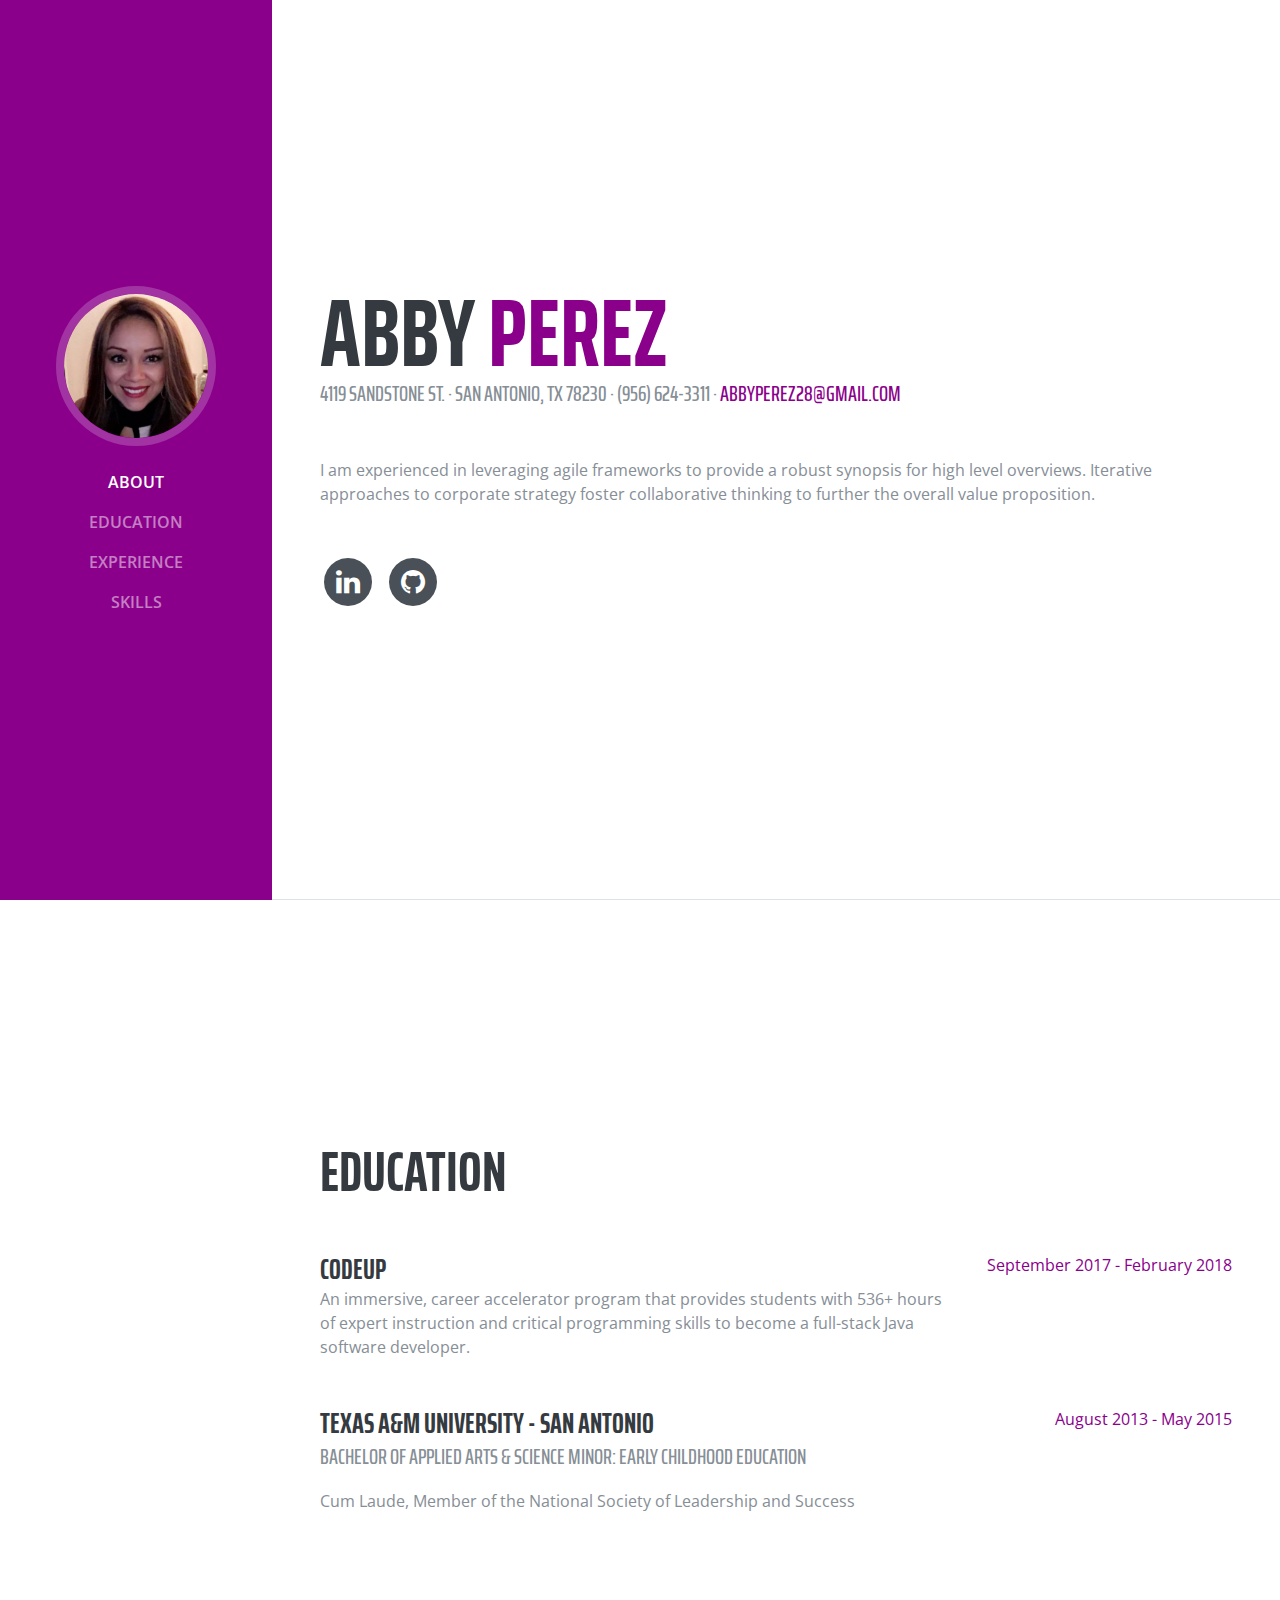
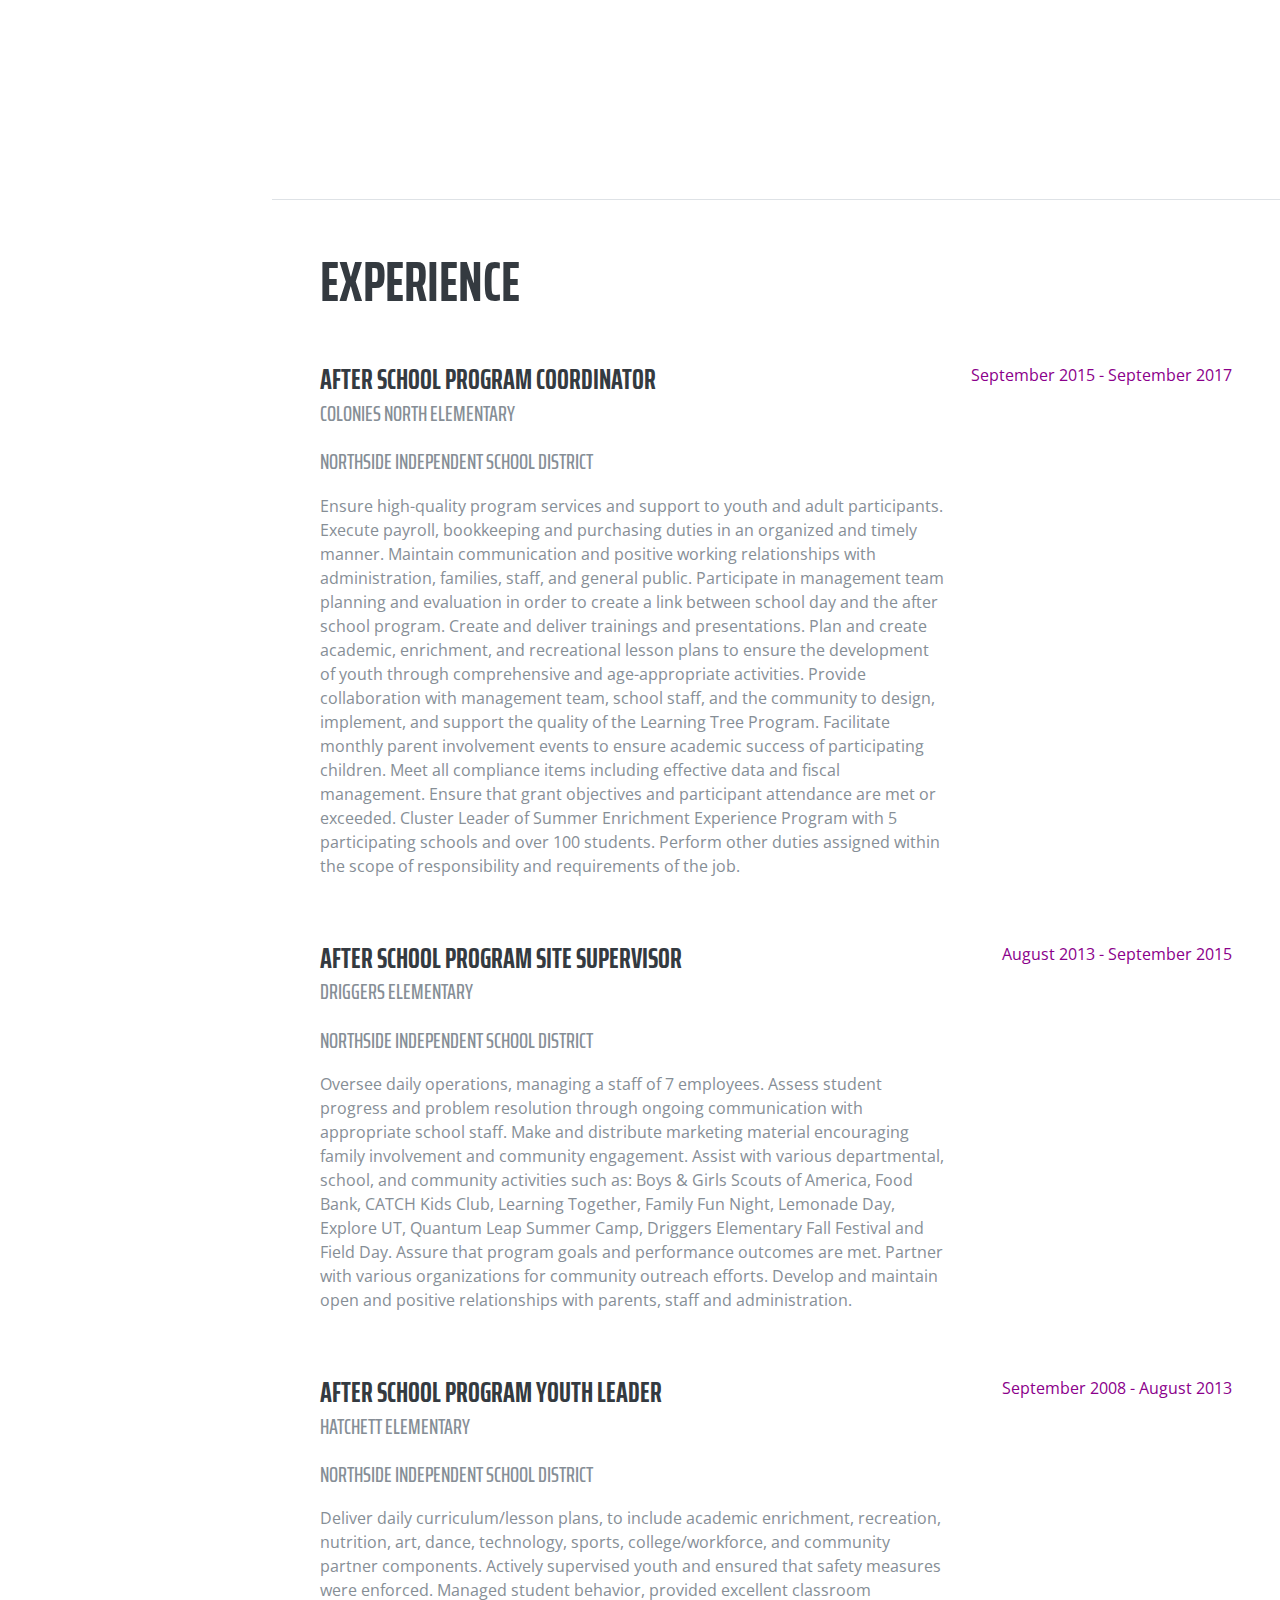
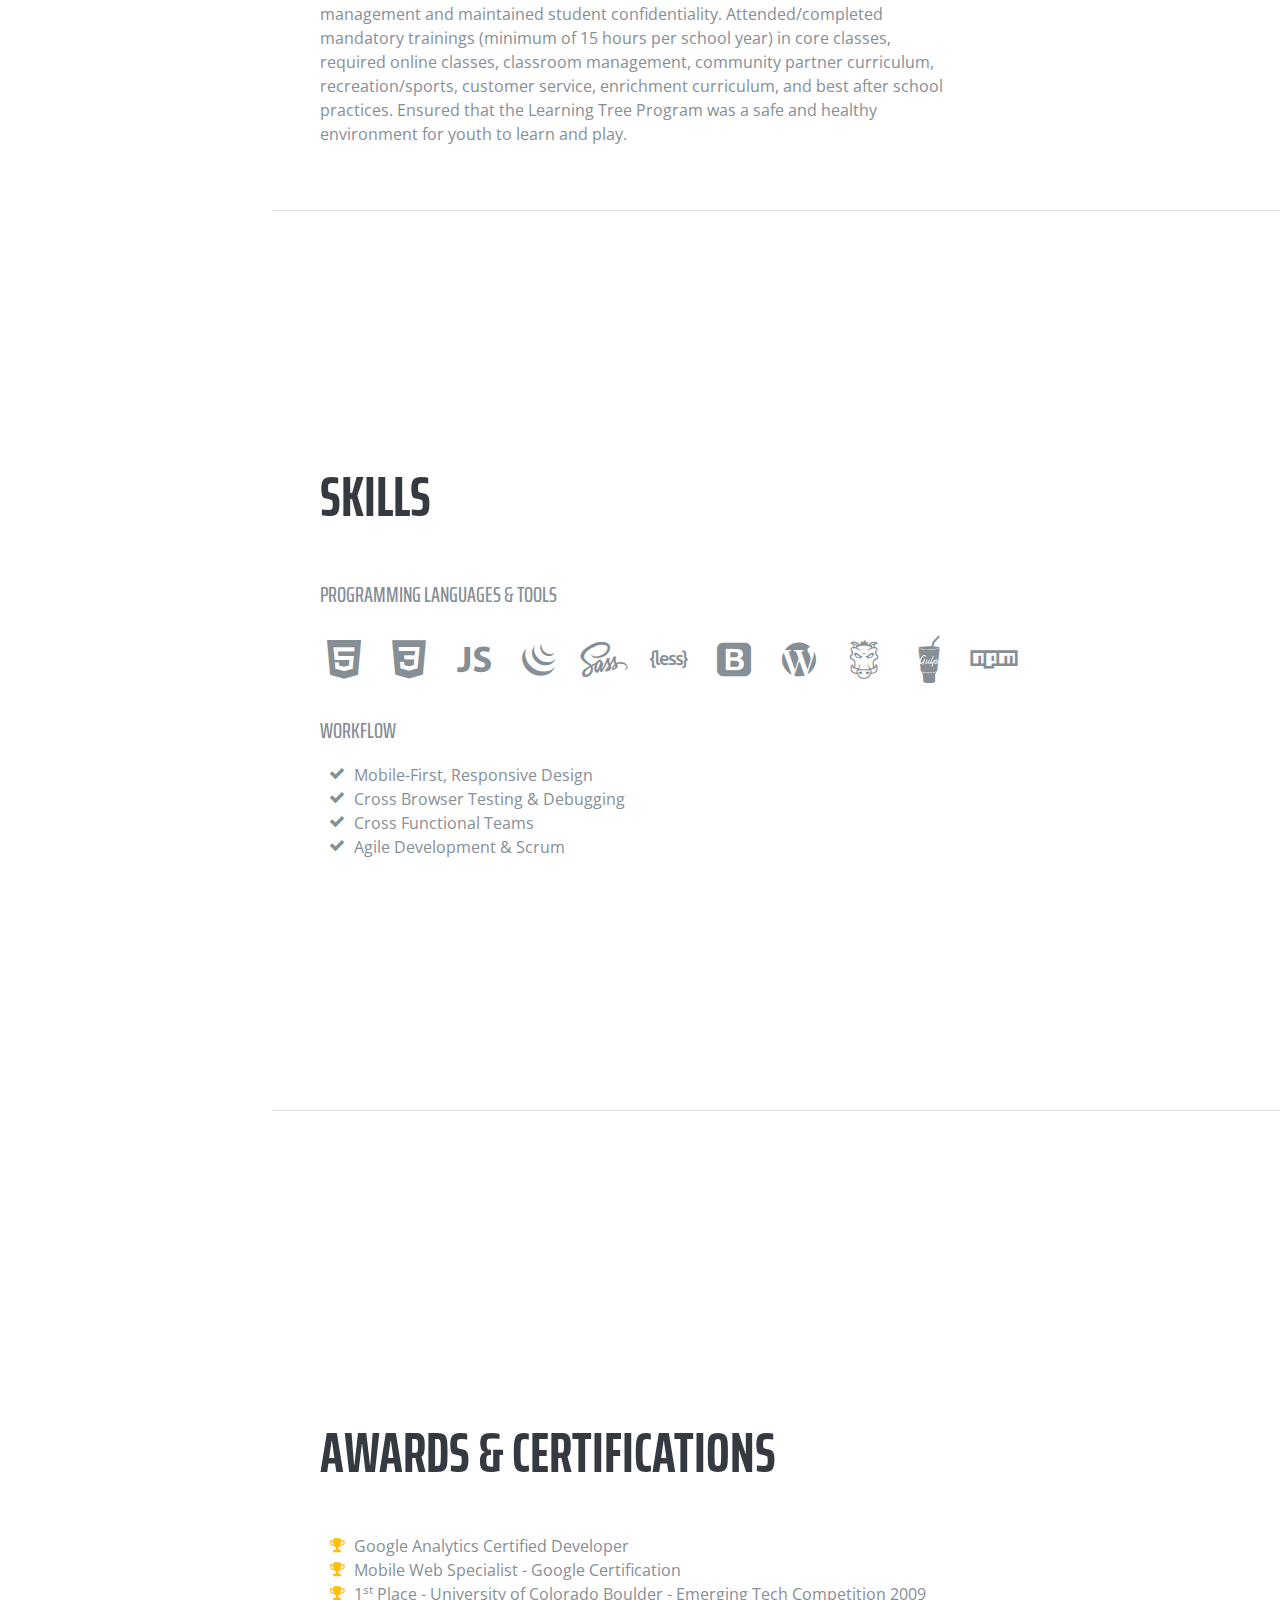
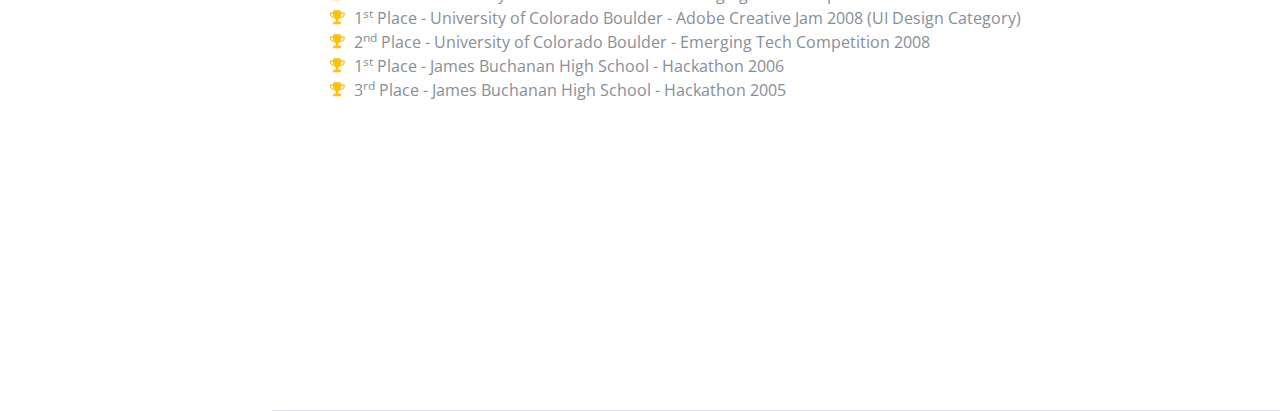
<file: startbootstrap-resume-gh-pages/index.html>
<!DOCTYPE html>
<html lang="en">

  <head>

    <meta charset="utf-8">
    <meta name="viewport" content="width=device-width, initial-scale=1, shrink-to-fit=no">
    <meta name="description" content="">
    <meta name="author" content="">

    <title>Resume - Abby Perez</title>

    <!-- Bootstrap core CSS -->
    <link href="vendor/bootstrap/css/bootstrap.min.css" rel="stylesheet">

    <!-- Custom fonts for this template -->
    <link href="https://fonts.googleapis.com/css?family=Saira+Extra+Condensed:100,200,300,400,500,600,700,800,900" rel="stylesheet">
    <link href="https://fonts.googleapis.com/css?family=Open+Sans:300,300i,400,400i,600,600i,700,700i,800,800i" rel="stylesheet">
    <link href="vendor/font-awesome/css/font-awesome.min.css" rel="stylesheet">
    <link href="vendor/devicons/css/devicons.min.css" rel="stylesheet">
    <link href="vendor/simple-line-icons/css/simple-line-icons.css" rel="stylesheet">

    <!-- Custom styles for this template -->
    <link href="css/resume.min.css" rel="stylesheet">

  </head>

  <body id="page-top">

    <nav class="navbar navbar-expand-lg navbar-dark bg-primary fixed-top" id="sideNav">
      <a class="navbar-brand js-scroll-trigger" href="#page-top">
        <span class="d-block d-lg-none">Start Bootstrap</span>
        <span class="d-none d-lg-block">
          <img class="img-fluid img-profile rounded-circle mx-auto mb-2" src="../img/abbyperez.jpg" alt="">
        </span>
      </a>
      <button class="navbar-toggler" type="button" data-toggle="collapse" data-target="#navbarSupportedContent" aria-controls="navbarSupportedContent" aria-expanded="false" aria-label="Toggle navigation">
        <span class="navbar-toggler-icon"></span>
      </button>
      <div class="collapse navbar-collapse" id="navbarSupportedContent">
        <ul class="navbar-nav">
          <li class="nav-item">
            <a class="nav-link js-scroll-trigger" href="#about">About</a>
          </li>
          <li class="nav-item">
            <a class="nav-link js-scroll-trigger" href="#education">Education</a>
          </li>
          <li class="nav-item">
            <a class="nav-link js-scroll-trigger" href="#experience">Experience</a>
          </li>
          <li class="nav-item">
            <a class="nav-link js-scroll-trigger" href="#skills">Skills</a>
          </li>
        </ul>
      </div>
    </nav>

    <div class="container-fluid p-0">

      <section class="resume-section p-3 p-lg-5 d-flex d-column" id="about">
        <div class="my-auto">
          <h1 class="mb-0">Abby
            <span class="text-primary">Perez</span>
          </h1>
          <div class="subheading mb-5">4119 Sandstone St. · San Antonio, TX 78230 · (956) 624-3311 ·
            <a href="mailto:name@email.com">abbyperez28@gmail.com</a>
          </div>
          <p class="mb-5">I am experienced in leveraging agile frameworks to provide a robust synopsis for high level overviews. Iterative approaches to corporate strategy foster collaborative thinking to further the overall value proposition.</p>
          <ul class="list-inline list-social-icons mb-0">
            <!--<li class="list-inline-item">-->
              <!--<a href="#">-->
                <!--<span class="fa-stack fa-lg">-->
                  <!--<i class="fa fa-circle fa-stack-2x"></i>-->
                  <!--<i class="fa fa-facebook fa-stack-1x fa-inverse"></i>-->
                <!--</span>-->
              <!--</a>-->
            <!--</li>-->
            <!--<li class="list-inline-item">-->
              <!--<a href="#">-->
                <!--<span class="fa-stack fa-lg">-->
                  <!--<i class="fa fa-circle fa-stack-2x"></i>-->
                  <!--<i class="fa fa-twitter fa-stack-1x fa-inverse"></i>-->
                <!--</span>-->
              <!--</a>-->
            <!--</li>-->
            <li class="list-inline-item">
              <a href="#">
                <span class="fa-stack fa-lg">
                  <i class="fa fa-circle fa-stack-2x"></i>
                  <i class="fa fa-linkedin fa-stack-1x fa-inverse"></i>
                </span>
              </a>
            </li>
            <li class="list-inline-item">
              <a href="#">
                <span class="fa-stack fa-lg">
                  <i class="fa fa-circle fa-stack-2x"></i>
                  <i class="fa fa-github fa-stack-1x fa-inverse"></i>
                </span>
              </a>
            </li>
          </ul>
        </div>
      </section>

      <section class="resume-section p-3 p-lg-5 d-flex flex-column" id="education">
        <div class="my-auto">
          <h2 class="mb-5">Education</h2>

          <div class="resume-item d-flex flex-column flex-md-row">
            <div class="resume-content mr-auto">
              <h3 class="mb-0">Codeup</h3>
              <div>An immersive, career accelerator program that provides students with 536+ hours of expert
                instruction and critical programming skills to become a full-stack Java software developer.</div>
            </div>
            <div class="resume-date text-md-right">
              <span class="text-primary">September 2017 - February 2018</span>
            </div>
          </div>
          <br>
          <br>
          <div class="resume-item d-flex flex-column flex-md-row mb-5">
            <div class="resume-content mr-auto">
              <h3 class="mb-0">Texas A&M University - San Antonio</h3>
              <div class="subheading mb-3">Bachelor of Applied Arts & Science   Minor: Early Childhood Education
              </div>
              <div>Cum Laude, Member of the National Society of Leadership and Success</div>
            </div>
            <div class="resume-date text-md-right">
              <span class="text-primary">August 2013 - May 2015</span>
            </div>
          </div>

        </div>
      </section>

      <section class="resume-section p-3 p-lg-5 d-flex flex-column" id="experience">
        <div class="my-auto">
          <h2 class="mb-5">Experience</h2>

          <div class="resume-item d-flex flex-column flex-md-row mb-5">
            <div class="resume-content mr-auto">
              <h3 class="mb-0">After School Program Coordinator</h3>
              <div class="subheading mb-3">Colonies North Elementary</div>
              <div class="subheading mb-3">Northside Independent School District</div>
              <p>Ensure high-quality program services and support to youth and adult participants.
                Execute payroll, bookkeeping and purchasing duties in an organized and timely manner.
                Maintain communication and positive working relationships with administration, families, staff, and general public.
                Participate in management team planning and evaluation in order to create a link between school day and the after school program.
                Create and deliver trainings and presentations.
                Plan and create academic, enrichment, and recreational lesson plans to ensure the development of youth through comprehensive and age-appropriate activities.
                Provide collaboration with management team, school staff, and the community to design, implement, and support the quality of the Learning Tree Program.
                Facilitate monthly parent involvement events to ensure academic success of participating children.
                Meet all compliance items including effective data and fiscal management.
                Ensure that grant objectives and participant attendance are met or exceeded.
                Cluster Leader of Summer Enrichment Experience Program with 5 participating schools and over 100 students.
                Perform other duties assigned within the scope of responsibility and requirements of the job.</p>
            </div>
            <div class="resume-date text-md-right">
              <span class="text-primary">September 2015 - September 2017</span>
            </div>
          </div>

          <div class="resume-item d-flex flex-column flex-md-row mb-5">
            <div class="resume-content mr-auto">
              <h3 class="mb-0">After School Program Site Supervisor</h3>
              <div class="subheading mb-3">Driggers Elementary</div>
              <div class="subheading mb-3">Northside Independent School District</div>
              <p>Oversee daily operations, managing a staff of 7 employees.
                 Assess student progress and problem resolution through ongoing communication with appropriate school
                 staff.
                 Make and distribute marketing material encouraging family involvement and community engagement.
                 Assist with various departmental, school, and community activities such as: Boys & Girls Scouts of
                 America, Food Bank, CATCH Kids Club, Learning Together, Family Fun Night, Lemonade Day, Explore UT,
                 Quantum Leap Summer Camp, Driggers Elementary Fall Festival and Field Day.
                 Assure that program goals and performance outcomes are met.
                 Partner with various organizations for community outreach efforts.
                 Develop and maintain open and positive relationships with parents, staff and administration. </p>
            </div>
            <div class="resume-date text-md-right">
              <span class="text-primary">August 2013 - September 2015</span>
            </div>
          </div>

          <div class="resume-item d-flex flex-column flex-md-row">
            <div class="resume-content mr-auto">
              <h3 class="mb-0">After School Program Youth Leader</h3>
              <div class="subheading mb-3">Hatchett Elementary</div>
              <div class="subheading mb-3">Northside Independent School District</div>
              <p>Deliver daily curriculum/lesson plans, to include academic enrichment, recreation, nutrition, art, dance, technology, sports, college/workforce, and community partner components.
                Actively supervised youth and ensured that safety measures were enforced.
                Managed student behavior, provided excellent classroom management and maintained student confidentiality.
                Attended/completed mandatory trainings (minimum of 15 hours per school year) in core classes, required online classes, classroom management, community partner curriculum, recreation/sports, customer service, enrichment curriculum, and best after school practices.
                Ensured that the Learning Tree Program was a safe and healthy environment for youth to learn and play.</p>
            </div>
            <div class="resume-date text-md-right">
              <span class="text-primary">September 2008 - August 2013</span>
            </div>
          </div>

        </div>

      </section>


      <section class="resume-section p-3 p-lg-5 d-flex flex-column" id="skills">
        <div class="my-auto">
          <h2 class="mb-5">Skills</h2>

          <div class="subheading mb-3">Programming Languages &amp; Tools</div>
          <ul class="list-inline list-icons">
            <li class="list-inline-item">
              <i class="devicons devicons-html5"></i>
            </li>
            <li class="list-inline-item">
              <i class="devicons devicons-css3"></i>
            </li>
            <li class="list-inline-item">
              <i class="devicons devicons-javascript"></i>
            </li>
            <li class="list-inline-item">
              <i class="devicons devicons-jquery"></i>
            </li>
            <li class="list-inline-item">
              <i class="devicons devicons-sass"></i>
            </li>
            <li class="list-inline-item">
              <i class="devicons devicons-less"></i>
            </li>
            <li class="list-inline-item">
              <i class="devicons devicons-bootstrap"></i>
            </li>
            <li class="list-inline-item">
              <i class="devicons devicons-wordpress"></i>
            </li>
            <li class="list-inline-item">
              <i class="devicons devicons-grunt"></i>
            </li>
            <li class="list-inline-item">
              <i class="devicons devicons-gulp"></i>
            </li>
            <li class="list-inline-item">
              <i class="devicons devicons-npm"></i>
            </li>
          </ul>

          <div class="subheading mb-3">Workflow</div>
          <ul class="fa-ul mb-0">
            <li>
              <i class="fa-li fa fa-check"></i>
              Mobile-First, Responsive Design</li>
            <li>
              <i class="fa-li fa fa-check"></i>
              Cross Browser Testing &amp; Debugging</li>
            <li>
              <i class="fa-li fa fa-check"></i>
              Cross Functional Teams</li>
            <li>
              <i class="fa-li fa fa-check"></i>
              Agile Development &amp; Scrum</li>
          </ul>
        </div>
      </section>

      <!--<section class="resume-section p-3 p-lg-5 d-flex flex-column" id="interests">-->
        <!--<div class="my-auto">-->
          <!--<h2 class="mb-5">Interests</h2>-->
          <!--<p>Apart from being a web developer, I enjoy most of my time being outdoors. In the winter, I am an avid skiier and novice ice climber. During the warmer months here in Colorado, I enjoy mountain biking, free climbing, and kayaking.</p>-->
          <!--<p class="mb-0">When forced indoors, I follow a number of sci-fi and fantasy genre movies and television shows, I am an aspiring chef, and I spend a large amount of my free time exploring the latest technolgy advancements in the front-end web development world.</p>-->
        <!--</div>-->
      <!--</section>-->

      <section class="resume-section p-3 p-lg-5 d-flex flex-column" id="awards">
        <div class="my-auto">
          <h2 class="mb-5">Awards &amp; Certifications</h2>
          <ul class="fa-ul mb-0">
            <li>
              <i class="fa-li fa fa-trophy text-warning"></i>
              Google Analytics Certified Developer</li>
            <li>
              <i class="fa-li fa fa-trophy text-warning"></i>
              Mobile Web Specialist - Google Certification</li>
            <li>
              <i class="fa-li fa fa-trophy text-warning"></i>
              1<sup>st</sup>
              Place - University of Colorado Boulder - Emerging Tech Competition 2009</li>
            <li>
              <i class="fa-li fa fa-trophy text-warning"></i>
              1<sup>st</sup>
              Place - University of Colorado Boulder - Adobe Creative Jam 2008 (UI Design Category)</li>
            <li>
              <i class="fa-li fa fa-trophy text-warning"></i>
              2<sup>nd</sup>
              Place - University of Colorado Boulder - Emerging Tech Competition 2008</li>
            <li>
            <li>
              <i class="fa-li fa fa-trophy text-warning"></i>
              1<sup>st</sup>
              Place - James Buchanan High School - Hackathon 2006</li>
            <li>
              <i class="fa-li fa fa-trophy text-warning"></i>
              3<sup>rd</sup>
              Place - James Buchanan High School - Hackathon 2005</li>
          </ul>
        </div>
      </section>

    </div>

    <!-- Bootstrap core JavaScript -->
    <script src="vendor/jquery/jquery.min.js"></script>
    <script src="vendor/bootstrap/js/bootstrap.bundle.min.js"></script>

    <!-- Plugin JavaScript -->
    <script src="vendor/jquery-easing/jquery.easing.min.js"></script>

    <!-- Custom scripts for this template -->
    <script src="js/resume.min.js"></script>

  </body>

</html>
</file>
<file: startbootstrap-resume-gh-pages/vendor/simple-line-icons/css/simple-line-icons.css>
@font-face {
  font-family: 'simple-line-icons';
  src: url('../fonts/Simple-Line-Icons.eot?v=2.4.0');
  src: url('../fonts/Simple-Line-Icons.eot?v=2.4.0#iefix') format('embedded-opentype'), url('../fonts/Simple-Line-Icons.woff2?v=2.4.0') format('woff2'), url('../fonts/Simple-Line-Icons.ttf?v=2.4.0') format('truetype'), url('../fonts/Simple-Line-Icons.woff?v=2.4.0') format('woff'), url('../fonts/Simple-Line-Icons.svg?v=2.4.0#simple-line-icons') format('svg');
  font-weight: normal;
  font-style: normal;
}
/*
 Use the following CSS code if you want to have a class per icon.
 Instead of a list of all class selectors, you can use the generic [class*="icon-"] selector, but it's slower:
*/
.icon-user,
.icon-people,
.icon-user-female,
.icon-user-follow,
.icon-user-following,
.icon-user-unfollow,
.icon-login,
.icon-logout,
.icon-emotsmile,
.icon-phone,
.icon-call-end,
.icon-call-in,
.icon-call-out,
.icon-map,
.icon-location-pin,
.icon-direction,
.icon-directions,
.icon-compass,
.icon-layers,
.icon-menu,
.icon-list,
.icon-options-vertical,
.icon-options,
.icon-arrow-down,
.icon-arrow-left,
.icon-arrow-right,
.icon-arrow-up,
.icon-arrow-up-circle,
.icon-arrow-left-circle,
.icon-arrow-right-circle,
.icon-arrow-down-circle,
.icon-check,
.icon-clock,
.icon-plus,
.icon-minus,
.icon-close,
.icon-event,
.icon-exclamation,
.icon-organization,
.icon-trophy,
.icon-screen-smartphone,
.icon-screen-desktop,
.icon-plane,
.icon-notebook,
.icon-mustache,
.icon-mouse,
.icon-magnet,
.icon-energy,
.icon-disc,
.icon-cursor,
.icon-cursor-move,
.icon-crop,
.icon-chemistry,
.icon-speedometer,
.icon-shield,
.icon-screen-tablet,
.icon-magic-wand,
.icon-hourglass,
.icon-graduation,
.icon-ghost,
.icon-game-controller,
.icon-fire,
.icon-eyeglass,
.icon-envelope-open,
.icon-envelope-letter,
.icon-bell,
.icon-badge,
.icon-anchor,
.icon-wallet,
.icon-vector,
.icon-speech,
.icon-puzzle,
.icon-printer,
.icon-present,
.icon-playlist,
.icon-pin,
.icon-picture,
.icon-handbag,
.icon-globe-alt,
.icon-globe,
.icon-folder-alt,
.icon-folder,
.icon-film,
.icon-feed,
.icon-drop,
.icon-drawer,
.icon-docs,
.icon-doc,
.icon-diamond,
.icon-cup,
.icon-calculator,
.icon-bubbles,
.icon-briefcase,
.icon-book-open,
.icon-basket-loaded,
.icon-basket,
.icon-bag,
.icon-action-undo,
.icon-action-redo,
.icon-wrench,
.icon-umbrella,
.icon-trash,
.icon-tag,
.icon-support,
.icon-frame,
.icon-size-fullscreen,
.icon-size-actual,
.icon-shuffle,
.icon-share-alt,
.icon-share,
.icon-rocket,
.icon-question,
.icon-pie-chart,
.icon-pencil,
.icon-note,
.icon-loop,
.icon-home,
.icon-grid,
.icon-graph,
.icon-microphone,
.icon-music-tone-alt,
.icon-music-tone,
.icon-earphones-alt,
.icon-earphones,
.icon-equalizer,
.icon-like,
.icon-dislike,
.icon-control-start,
.icon-control-rewind,
.icon-control-play,
.icon-control-pause,
.icon-control-forward,
.icon-control-end,
.icon-volume-1,
.icon-volume-2,
.icon-volume-off,
.icon-calendar,
.icon-bulb,
.icon-chart,
.icon-ban,
.icon-bubble,
.icon-camrecorder,
.icon-camera,
.icon-cloud-download,
.icon-cloud-upload,
.icon-envelope,
.icon-eye,
.icon-flag,
.icon-heart,
.icon-info,
.icon-key,
.icon-link,
.icon-lock,
.icon-lock-open,
.icon-magnifier,
.icon-magnifier-add,
.icon-magnifier-remove,
.icon-paper-clip,
.icon-paper-plane,
.icon-power,
.icon-refresh,
.icon-reload,
.icon-settings,
.icon-star,
.icon-symbol-female,
.icon-symbol-male,
.icon-target,
.icon-credit-card,
.icon-paypal,
.icon-social-tumblr,
.icon-social-twitter,
.icon-social-facebook,
.icon-social-instagram,
.icon-social-linkedin,
.icon-social-pinterest,
.icon-social-github,
.icon-social-google,
.icon-social-reddit,
.icon-social-skype,
.icon-social-dribbble,
.icon-social-behance,
.icon-social-foursqare,
.icon-social-soundcloud,
.icon-social-spotify,
.icon-social-stumbleupon,
.icon-social-youtube,
.icon-social-dropbox,
.icon-social-vkontakte,
.icon-social-steam {
  font-family: 'simple-line-icons';
  speak: none;
  font-style: normal;
  font-weight: normal;
  font-variant: normal;
  text-transform: none;
  line-height: 1;
  /* Better Font Rendering =========== */
  -webkit-font-smoothing: antialiased;
  -moz-osx-font-smoothing: grayscale;
}
.icon-user:before {
  content: "\e005";
}
.icon-people:before {
  content: "\e001";
}
.icon-user-female:before {
  content: "\e000";
}
.icon-user-follow:before {
  content: "\e002";
}
.icon-user-following:before {
  content: "\e003";
}
.icon-user-unfollow:before {
  content: "\e004";
}
.icon-login:before {
  content: "\e066";
}
.icon-logout:before {
  content: "\e065";
}
.icon-emotsmile:before {
  content: "\e021";
}
.icon-phone:before {
  content: "\e600";
}
.icon-call-end:before {
  content: "\e048";
}
.icon-call-in:before {
  content: "\e047";
}
.icon-call-out:before {
  content: "\e046";
}
.icon-map:before {
  content: "\e033";
}
.icon-location-pin:before {
  content: "\e096";
}
.icon-direction:before {
  content: "\e042";
}
.icon-directions:before {
  content: "\e041";
}
.icon-compass:before {
  content: "\e045";
}
.icon-layers:before {
  content: "\e034";
}
.icon-menu:before {
  content: "\e601";
}
.icon-list:before {
  content: "\e067";
}
.icon-options-vertical:before {
  content: "\e602";
}
.icon-options:before {
  content: "\e603";
}
.icon-arrow-down:before {
  content: "\e604";
}
.icon-arrow-left:before {
  content: "\e605";
}
.icon-arrow-right:before {
  content: "\e606";
}
.icon-arrow-up:before {
  content: "\e607";
}
.icon-arrow-up-circle:before {
  content: "\e078";
}
.icon-arrow-left-circle:before {
  content: "\e07a";
}
.icon-arrow-right-circle:before {
  content: "\e079";
}
.icon-arrow-down-circle:before {
  content: "\e07b";
}
.icon-check:before {
  content: "\e080";
}
.icon-clock:before {
  content: "\e081";
}
.icon-plus:before {
  content: "\e095";
}
.icon-minus:before {
  content: "\e615";
}
.icon-close:before {
  content: "\e082";
}
.icon-event:before {
  content: "\e619";
}
.icon-exclamation:before {
  content: "\e617";
}
.icon-organization:before {
  content: "\e616";
}
.icon-trophy:before {
  content: "\e006";
}
.icon-screen-smartphone:before {
  content: "\e010";
}
.icon-screen-desktop:before {
  content: "\e011";
}
.icon-plane:before {
  content: "\e012";
}
.icon-notebook:before {
  content: "\e013";
}
.icon-mustache:before {
  content: "\e014";
}
.icon-mouse:before {
  content: "\e015";
}
.icon-magnet:before {
  content: "\e016";
}
.icon-energy:before {
  content: "\e020";
}
.icon-disc:before {
  content: "\e022";
}
.icon-cursor:before {
  content: "\e06e";
}
.icon-cursor-move:before {
  content: "\e023";
}
.icon-crop:before {
  content: "\e024";
}
.icon-chemistry:before {
  content: "\e026";
}
.icon-speedometer:before {
  content: "\e007";
}
.icon-shield:before {
  content: "\e00e";
}
.icon-screen-tablet:before {
  content: "\e00f";
}
.icon-magic-wand:before {
  content: "\e017";
}
.icon-hourglass:before {
  content: "\e018";
}
.icon-graduation:before {
  content: "\e019";
}
.icon-ghost:before {
  content: "\e01a";
}
.icon-game-controller:before {
  content: "\e01b";
}
.icon-fire:before {
  content: "\e01c";
}
.icon-eyeglass:before {
  content: "\e01d";
}
.icon-envelope-open:before {
  content: "\e01e";
}
.icon-envelope-letter:before {
  content: "\e01f";
}
.icon-bell:before {
  content: "\e027";
}
.icon-badge:before {
  content: "\e028";
}
.icon-anchor:before {
  content: "\e029";
}
.icon-wallet:before {
  content: "\e02a";
}
.icon-vector:before {
  content: "\e02b";
}
.icon-speech:before {
  content: "\e02c";
}
.icon-puzzle:before {
  content: "\e02d";
}
.icon-printer:before {
  content: "\e02e";
}
.icon-present:before {
  content: "\e02f";
}
.icon-playlist:before {
  content: "\e030";
}
.icon-pin:before {
  content: "\e031";
}
.icon-picture:before {
  content: "\e032";
}
.icon-handbag:before {
  content: "\e035";
}
.icon-globe-alt:before {
  content: "\e036";
}
.icon-globe:before {
  content: "\e037";
}
.icon-folder-alt:before {
  content: "\e039";
}
.icon-folder:before {
  content: "\e089";
}
.icon-film:before {
  content: "\e03a";
}
.icon-feed:before {
  content: "\e03b";
}
.icon-drop:before {
  content: "\e03e";
}
.icon-drawer:before {
  content: "\e03f";
}
.icon-docs:before {
  content: "\e040";
}
.icon-doc:before {
  content: "\e085";
}
.icon-diamond:before {
  content: "\e043";
}
.icon-cup:before {
  content: "\e044";
}
.icon-calculator:before {
  content: "\e049";
}
.icon-bubbles:before {
  content: "\e04a";
}
.icon-briefcase:before {
  content: "\e04b";
}
.icon-book-open:before {
  content: "\e04c";
}
.icon-basket-loaded:before {
  content: "\e04d";
}
.icon-basket:before {
  content: "\e04e";
}
.icon-bag:before {
  content: "\e04f";
}
.icon-action-undo:before {
  content: "\e050";
}
.icon-action-redo:before {
  content: "\e051";
}
.icon-wrench:before {
  content: "\e052";
}
.icon-umbrella:before {
  content: "\e053";
}
.icon-trash:before {
  content: "\e054";
}
.icon-tag:before {
  content: "\e055";
}
.icon-support:before {
  content: "\e056";
}
.icon-frame:before {
  content: "\e038";
}
.icon-size-fullscreen:before {
  content: "\e057";
}
.icon-size-actual:before {
  content: "\e058";
}
.icon-shuffle:before {
  content: "\e059";
}
.icon-share-alt:before {
  content: "\e05a";
}
.icon-share:before {
  content: "\e05b";
}
.icon-rocket:before {
  content: "\e05c";
}
.icon-question:before {
  content: "\e05d";
}
.icon-pie-chart:before {
  content: "\e05e";
}
.icon-pencil:before {
  content: "\e05f";
}
.icon-note:before {
  content: "\e060";
}
.icon-loop:before {
  content: "\e064";
}
.icon-home:before {
  content: "\e069";
}
.icon-grid:before {
  content: "\e06a";
}
.icon-graph:before {
  content: "\e06b";
}
.icon-microphone:before {
  content: "\e063";
}
.icon-music-tone-alt:before {
  content: "\e061";
}
.icon-music-tone:before {
  content: "\e062";
}
.icon-earphones-alt:before {
  content: "\e03c";
}
.icon-earphones:before {
  content: "\e03d";
}
.icon-equalizer:before {
  content: "\e06c";
}
.icon-like:before {
  content: "\e068";
}
.icon-dislike:before {
  content: "\e06d";
}
.icon-control-start:before {
  content: "\e06f";
}
.icon-control-rewind:before {
  content: "\e070";
}
.icon-control-play:before {
  content: "\e071";
}
.icon-control-pause:before {
  content: "\e072";
}
.icon-control-forward:before {
  content: "\e073";
}
.icon-control-end:before {
  content: "\e074";
}
.icon-volume-1:before {
  content: "\e09f";
}
.icon-volume-2:before {
  content: "\e0a0";
}
.icon-volume-off:before {
  content: "\e0a1";
}
.icon-calendar:before {
  content: "\e075";
}
.icon-bulb:before {
  content: "\e076";
}
.icon-chart:before {
  content: "\e077";
}
.icon-ban:before {
  content: "\e07c";
}
.icon-bubble:before {
  content: "\e07d";
}
.icon-camrecorder:before {
  content: "\e07e";
}
.icon-camera:before {
  content: "\e07f";
}
.icon-cloud-download:before {
  content: "\e083";
}
.icon-cloud-upload:before {
  content: "\e084";
}
.icon-envelope:before {
  content: "\e086";
}
.icon-eye:before {
  content: "\e087";
}
.icon-flag:before {
  content: "\e088";
}
.icon-heart:before {
  content: "\e08a";
}
.icon-info:before {
  content: "\e08b";
}
.icon-key:before {
  content: "\e08c";
}
.icon-link:before {
  content: "\e08d";
}
.icon-lock:before {
  content: "\e08e";
}
.icon-lock-open:before {
  content: "\e08f";
}
.icon-magnifier:before {
  content: "\e090";
}
.icon-magnifier-add:before {
  content: "\e091";
}
.icon-magnifier-remove:before {
  content: "\e092";
}
.icon-paper-clip:before {
  content: "\e093";
}
.icon-paper-plane:before {
  content: "\e094";
}
.icon-power:before {
  content: "\e097";
}
.icon-refresh:before {
  content: "\e098";
}
.icon-reload:before {
  content: "\e099";
}
.icon-settings:before {
  content: "\e09a";
}
.icon-star:before {
  content: "\e09b";
}
.icon-symbol-female:before {
  content: "\e09c";
}
.icon-symbol-male:before {
  content: "\e09d";
}
.icon-target:before {
  content: "\e09e";
}
.icon-credit-card:before {
  content: "\e025";
}
.icon-paypal:before {
  content: "\e608";
}
.icon-social-tumblr:before {
  content: "\e00a";
}
.icon-social-twitter:before {
  content: "\e009";
}
.icon-social-facebook:before {
  content: "\e00b";
}
.icon-social-instagram:before {
  content: "\e609";
}
.icon-social-linkedin:before {
  content: "\e60a";
}
.icon-social-pinterest:before {
  content: "\e60b";
}
.icon-social-github:before {
  content: "\e60c";
}
.icon-social-google:before {
  content: "\e60d";
}
.icon-social-reddit:before {
  content: "\e60e";
}
.icon-social-skype:before {
  content: "\e60f";
}
.icon-social-dribbble:before {
  content: "\e00d";
}
.icon-social-behance:before {
  content: "\e610";
}
.icon-social-foursqare:before {
  content: "\e611";
}
.icon-social-soundcloud:before {
  content: "\e612";
}
.icon-social-spotify:before {
  content: "\e613";
}
.icon-social-stumbleupon:before {
  content: "\e614";
}
.icon-social-youtube:before {
  content: "\e008";
}
.icon-social-dropbox:before {
  content: "\e00c";
}
.icon-social-vkontakte:before {
  content: "\e618";
}
.icon-social-steam:before {
  content: "\e620";
}
</file>
<file: startbootstrap-resume-gh-pages/vendor/devicons/css/devicons.min.css>
/*!
 *  Devicons 1.8.0 made by Theodore Vorillas / http://vorillaz.com 
 */
@font-face{font-family:devicons;src:url(../fonts/devicons.eot?xqxft6);src:url(../fonts/devicons.eot?#iefixxqxft6) format("embedded-opentype"),url(../fonts/devicons.woff?xqxft6) format("woff"),url(../fonts/devicons.ttf?xqxft6) format("truetype"),url(../fonts/devicons.svg?xqxft6#devicons) format("svg");font-weight:400;font-style:normal}.devicons{font-family:devicons;speak:none;font-style:normal;font-weight:400;font-variant:normal;text-transform:none;line-height:1;-webkit-font-smoothing:antialiased;-moz-osx-font-smoothing:grayscale}.devicons-git:before{content:"\e602"}.devicons-git_compare:before{content:"\e628"}.devicons-git_branch:before{content:"\e625"}.devicons-git_commit:before{content:"\e629"}.devicons-git_pull_request:before{content:"\e626"}.devicons-git_merge:before{content:"\e627"}.devicons-bitbucket:before{content:"\e603"}.devicons-github_alt:before{content:"\e608"}.devicons-github_badge:before{content:"\e609"}.devicons-github:before{content:"\e60a"}.devicons-github_full:before{content:"\e617"}.devicons-java:before{content:"\e638"}.devicons-ruby:before{content:"\e639"}.devicons-scala:before{content:"\e637"}.devicons-python:before{content:"\e63c"}.devicons-go:before{content:"\e624"}.devicons-ruby_on_rails:before{content:"\e63b"}.devicons-django:before{content:"\e61d"}.devicons-markdown:before{content:"\e63e"}.devicons-php:before{content:"\e63d"}.devicons-mysql:before{content:"\e604"}.devicons-streamline:before{content:"\e605"}.devicons-database:before{content:"\e606"}.devicons-laravel:before{content:"\e63f"}.devicons-javascript:before{content:"\e64e"}.devicons-angular:before{content:"\e653"}.devicons-backbone:before{content:"\e652"}.devicons-coffeescript:before{content:"\e651"}.devicons-jquery:before{content:"\e650"}.devicons-modernizr:before{content:"\e620"}.devicons-jquery_ui:before{content:"\e654"}.devicons-ember:before{content:"\e61b"}.devicons-dojo:before{content:"\e61c"}.devicons-nodejs:before{content:"\e619"}.devicons-nodejs_small:before{content:"\e618"}.devicons-javascript_shield:before{content:"\e64f"}.devicons-bootstrap:before{content:"\e647"}.devicons-sass:before{content:"\e64b"}.devicons-css3_full:before{content:"\e64a"}.devicons-css3:before{content:"\e649"}.devicons-html5:before{content:"\e636"}.devicons-html5_multimedia:before{content:"\e632"}.devicons-html5_device_access:before{content:"\e633"}.devicons-html5_3d_effects:before{content:"\e635"}.devicons-html5_connectivity:before{content:"\e634"}.devicons-ghost_small:before{content:"\e614"}.devicons-ghost:before{content:"\e61f"}.devicons-magento:before{content:"\e640"}.devicons-joomla:before{content:"\e641"}.devicons-jekyll_small:before{content:"\e60d"}.devicons-drupal:before{content:"\e642"}.devicons-wordpress:before{content:"\e60b"}.devicons-grunt:before{content:"\e64c"}.devicons-bower:before{content:"\e64d"}.devicons-npm:before{content:"\e61e"}.devicons-yahoo_small:before{content:"\e62b"}.devicons-yahoo:before{content:"\e615"}.devicons-bing_small:before{content:"\e600"}.devicons-windows:before{content:"\e60f"}.devicons-linux:before{content:"\e612"}.devicons-ubuntu:before{content:"\e63a"}.devicons-android:before{content:"\e60e"}.devicons-apple:before{content:"\e611"}.devicons-appstore:before{content:"\e613"}.devicons-phonegap:before{content:"\e630"}.devicons-blackberry:before{content:"\e623"}.devicons-stackoverflow:before{content:"\e610"}.devicons-techcrunch:before{content:"\e62c"}.devicons-codrops:before{content:"\e62f"}.devicons-css_tricks:before{content:"\e601"}.devicons-smashing_magazine:before{content:"\e62d"}.devicons-netmagazine:before{content:"\e62e"}.devicons-codepen:before{content:"\e616"}.devicons-cssdeck:before{content:"\e62a"}.devicons-hackernews:before{content:"\e61a"}.devicons-dropbox:before{content:"\e607"}.devicons-google_drive:before{content:"\e631"}.devicons-visualstudio:before{content:"\e60c"}.devicons-unity_small:before{content:"\e621"}.devicons-raspberry_pi:before{content:"\e622"}.devicons-chrome:before{content:"\e643"}.devicons-ie:before{content:"\e644"}.devicons-firefox:before{content:"\e645"}.devicons-opera:before{content:"\e646"}.devicons-safari:before{content:"\e648"}.devicons-swift:before{content:"\e655"}.devicons-symfony:before{content:"\e656"}.devicons-symfony_badge:before{content:"\e657"}.devicons-less:before{content:"\e658"}.devicons-stylus:before{content:"\e659"}.devicons-trello:before{content:"\e65a"}.devicons-atlassian:before{content:"\e65b"}.devicons-jira:before{content:"\e65c"}.devicons-envato:before{content:"\e65d"}.devicons-snap_svg:before{content:"\e65e"}.devicons-raphael:before{content:"\e65f"}.devicons-google_analytics:before{content:"\e660"}.devicons-compass:before{content:"\e661"}.devicons-onedrive:before{content:"\e662"}.devicons-gulp:before{content:"\e663"}.devicons-atom:before{content:"\e664"}.devicons-cisco:before{content:"\e665"}.devicons-nancy:before{content:"\e666"}.devicons-clojure:before{content:"\e668"}.devicons-clojure_alt:before{content:"\e66a"}.devicons-perl:before{content:"\e669"}.devicons-celluloid:before{content:"\e66b"}.devicons-w3c:before{content:"\e66c"}.devicons-redis:before{content:"\e66d"}.devicons-postgresql:before{content:"\e66e"}.devicons-webplatform:before{content:"\e66f"}.devicons-jenkins:before{content:"\e667"}.devicons-requirejs:before{content:"\e670"}.devicons-opensource:before{content:"\e671"}.devicons-typo3:before{content:"\e672"}.devicons-uikit:before{content:"\e673"}.devicons-doctrine:before{content:"\e674"}.devicons-groovy:before{content:"\e675"}.devicons-nginx:before{content:"\e676"}.devicons-haskell:before{content:"\e677"}.devicons-zend:before{content:"\e678"}.devicons-gnu:before{content:"\e679"}.devicons-yeoman:before{content:"\e67a"}.devicons-heroku:before{content:"\e67b"}.devicons-debian:before{content:"\e67d"}.devicons-travis:before{content:"\e67e"}.devicons-dotnet:before{content:"\e67f"}.devicons-codeigniter:before{content:"\e680"}.devicons-javascript_badge:before{content:"\e681"}.devicons-yii:before{content:"\e682"}.devicons-msql_server:before{content:"\e67c"}.devicons-composer:before{content:"\e683"}.devicons-krakenjs_badge:before{content:"\e684"}.devicons-krakenjs:before{content:"\e685"}.devicons-mozilla:before{content:"\e686"}.devicons-firebase:before{content:"\e687"}.devicons-sizzlejs:before{content:"\e688"}.devicons-creativecommons:before{content:"\e689"}.devicons-creativecommons_badge:before{content:"\e68a"}.devicons-mitlicence:before{content:"\e68b"}.devicons-senchatouch:before{content:"\e68c"}.devicons-bugsense:before{content:"\e68d"}.devicons-extjs:before{content:"\e68e"}.devicons-mootools_badge:before{content:"\e68f"}.devicons-mootools:before{content:"\e690"}.devicons-ruby_rough:before{content:"\e691"}.devicons-komodo:before{content:"\e692"}.devicons-coda:before{content:"\e693"}.devicons-bintray:before{content:"\e694"}.devicons-terminal:before{content:"\e695"}.devicons-code:before{content:"\e696"}.devicons-responsive:before{content:"\e697"}.devicons-dart:before{content:"\e698"}.devicons-aptana:before{content:"\e699"}.devicons-mailchimp:before{content:"\e69a"}.devicons-netbeans:before{content:"\e69b"}.devicons-dreamweaver:before{content:"\e69c"}.devicons-brackets:before{content:"\e69d"}.devicons-eclipse:before{content:"\e69e"}.devicons-cloud9:before{content:"\e69f"}.devicons-scrum:before{content:"\e6a0"}.devicons-prolog:before{content:"\e6a1"}.devicons-terminal_badge:before{content:"\e6a2"}.devicons-code_badge:before{content:"\e6a3"}.devicons-mongodb:before{content:"\e6a4"}.devicons-meteor:before{content:"\e6a5"}.devicons-meteorfull:before{content:"\e6a6"}.devicons-fsharp:before{content:"\e6a7"}.devicons-rust:before{content:"\e6a8"}.devicons-ionic:before{content:"\e6a9"}.devicons-sublime:before{content:"\e6aa"}.devicons-appcelerator:before{content:"\e6ab"}.devicons-asterisk:before{content:"\e6ac"}.devicons-aws:before{content:"\e6ad"}.devicons-digital-ocean:before{content:"\e6ae"}.devicons-dlang:before{content:"\e6af"}.devicons-docker:before{content:"\e6b0"}.devicons-erlang:before{content:"\e6b1"}.devicons-google-cloud-platform:before{content:"\e6b2"}.devicons-grails:before{content:"\e6b3"}.devicons-illustrator:before{content:"\e6b4"}.devicons-intellij:before{content:"\e6b5"}.devicons-materializecss:before{content:"\e6b6"}.devicons-openshift:before{content:"\e6b7"}.devicons-photoshop:before{content:"\e6b8"}.devicons-rackspace:before{content:"\e6b9"}.devicons-react:before{content:"\e6ba"}.devicons-redhat:before{content:"\e6bb"}.devicons-scriptcs:before{content:"\e6bc"}.devicons-sqllite:before{content:"\e6c4"}.devicons-vim:before{content:"\e6c5"}
</file>
<file: startbootstrap-resume-gh-pages/css/resume.min.css>
/*!
 * Start Bootstrap - Resume v4.0.0-beta.2 (https://startbootstrap.com/template-overviews/resume)
 * Copyright 2013-2017 Start Bootstrap
 * Licensed under MIT (https://github.com/BlackrockDigital/startbootstrap-resume/blob/master/LICENSE)
 */body{font-family:'Open Sans',serif;padding-top:54px;color:#868e96}@media (min-width:992px){body{padding-top:0;padding-left:17rem}}h1,h2,h3,h4,h5,h6{font-family:'Saira Extra Condensed',serif;font-weight:700;text-transform:uppercase;color:#343a40}h1{font-size:6rem;line-height:5.5rem}h2{font-size:3.5rem}.subheading{text-transform:uppercase;font-weight:500;font-family:'Saira Extra Condensed',serif;font-size:1.35rem}.list-social-icons a{color:#495057}.list-social-icons a:hover{color:#bd5d38}.list-social-icons a .fa-lg{font-size:1.75rem}.list-icons{font-size:3rem}.list-icons .list-inline-item i:hover{color:#bd5d38}#sideNav .navbar-nav .nav-item .nav-link{font-weight:600;text-transform:uppercase}@media (min-width:992px){#sideNav{text-align:center;position:fixed;top:0;left:0;display:flex;flex-direction:column;width:17rem;height:100vh}#sideNav .navbar-brand{display:flex;margin:auto auto 0;padding:.5rem}#sideNav .navbar-brand .img-profile{max-width:10rem;max-height:10rem;border:.5rem solid rgba(255,255,255,.2)}#sideNav .navbar-collapse{display:flex;align-items:flex-start;flex-grow:0;width:100%;margin-bottom:auto}#sideNav .navbar-collapse .navbar-nav{flex-direction:column;width:100%}#sideNav .navbar-collapse .navbar-nav .nav-item{display:block}#sideNav .navbar-collapse .navbar-nav .nav-item .nav-link{display:block}}section.resume-section{border-bottom:1px solid #dee2e6;padding-top:5rem!important;padding-bottom:5rem!important}section.resume-section .resume-item .resume-date{min-width:none}@media (min-width:768px){section.resume-section{min-height:100vh}section.resume-section .resume-item .resume-date{min-width:18rem}}@media (min-width:992px){section.resume-section{padding-top:3rem!important;padding-bottom:3rem!important}}.bg-primary{background-color: darkmagenta!important}.text-primary{color:darkmagenta!important}a{color:darkmagenta}a:active,a:focus,a:hover{color:darkmagenta}
</file>
